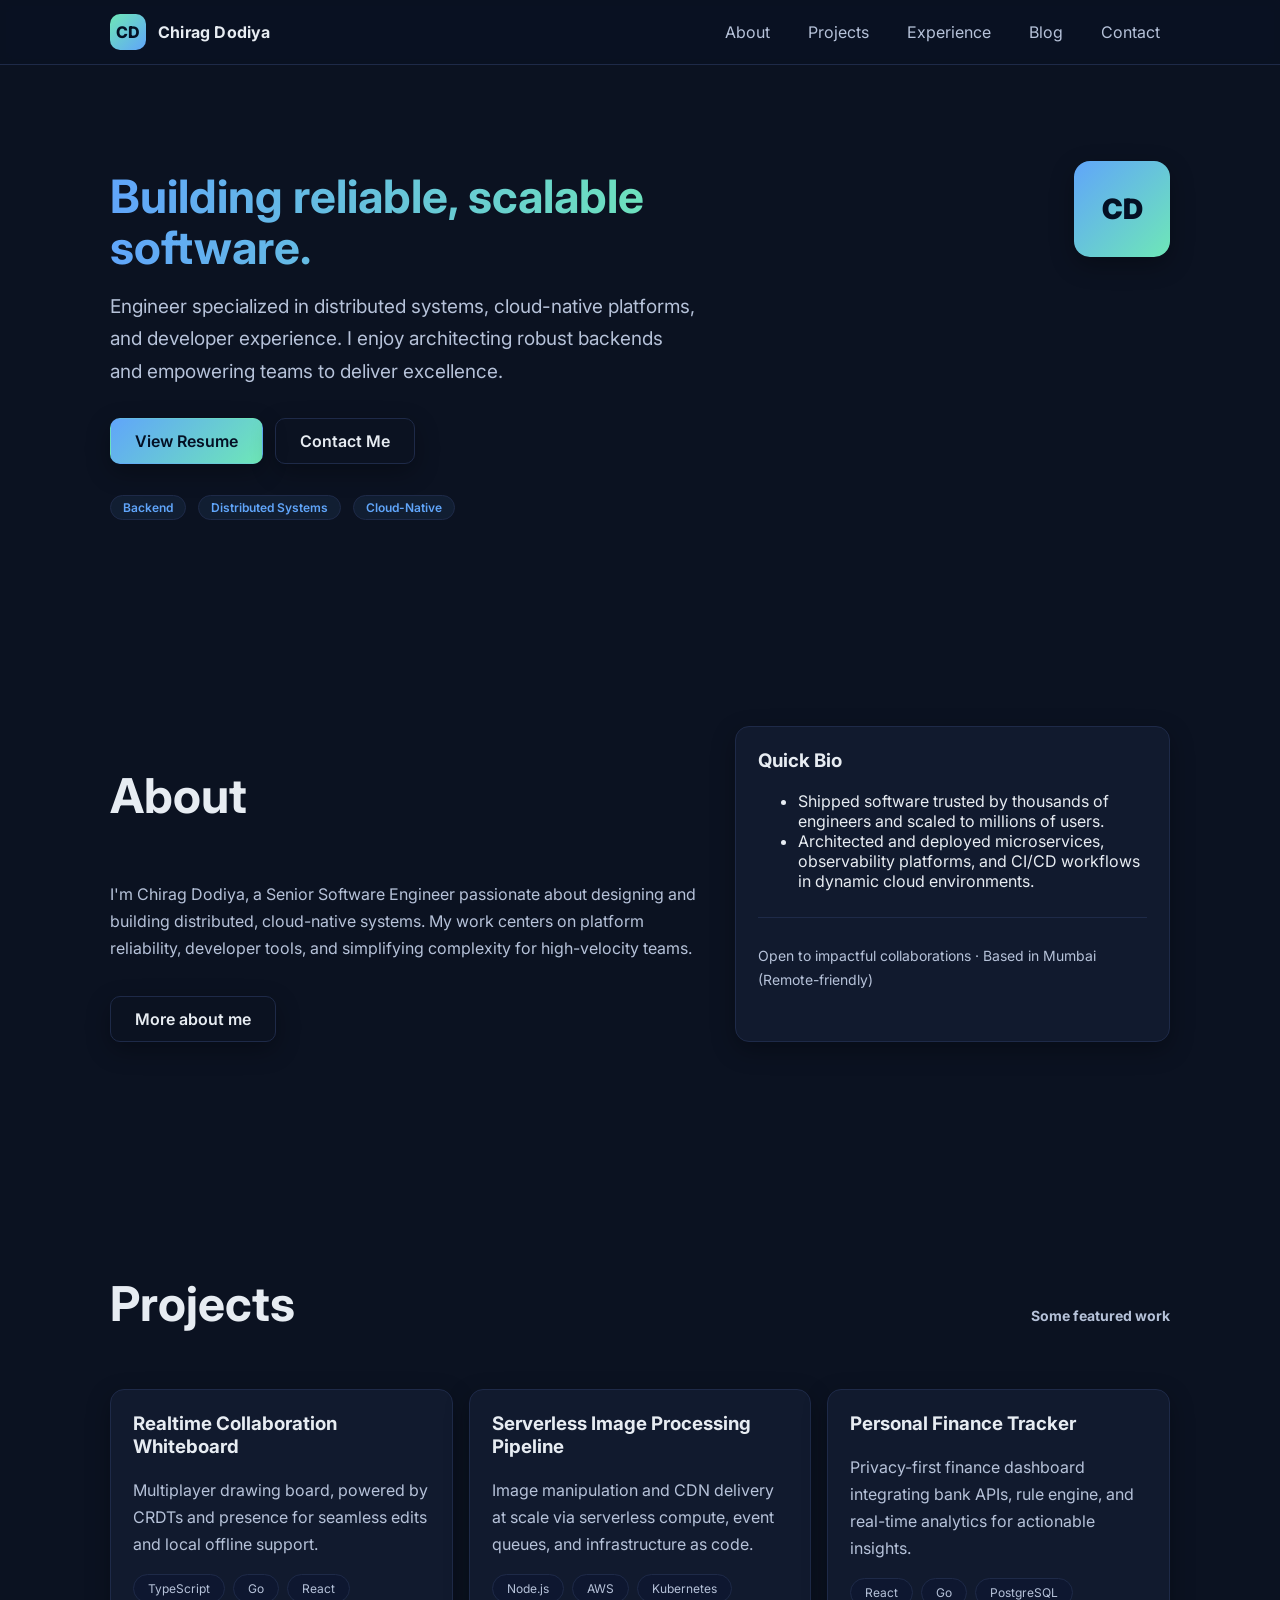
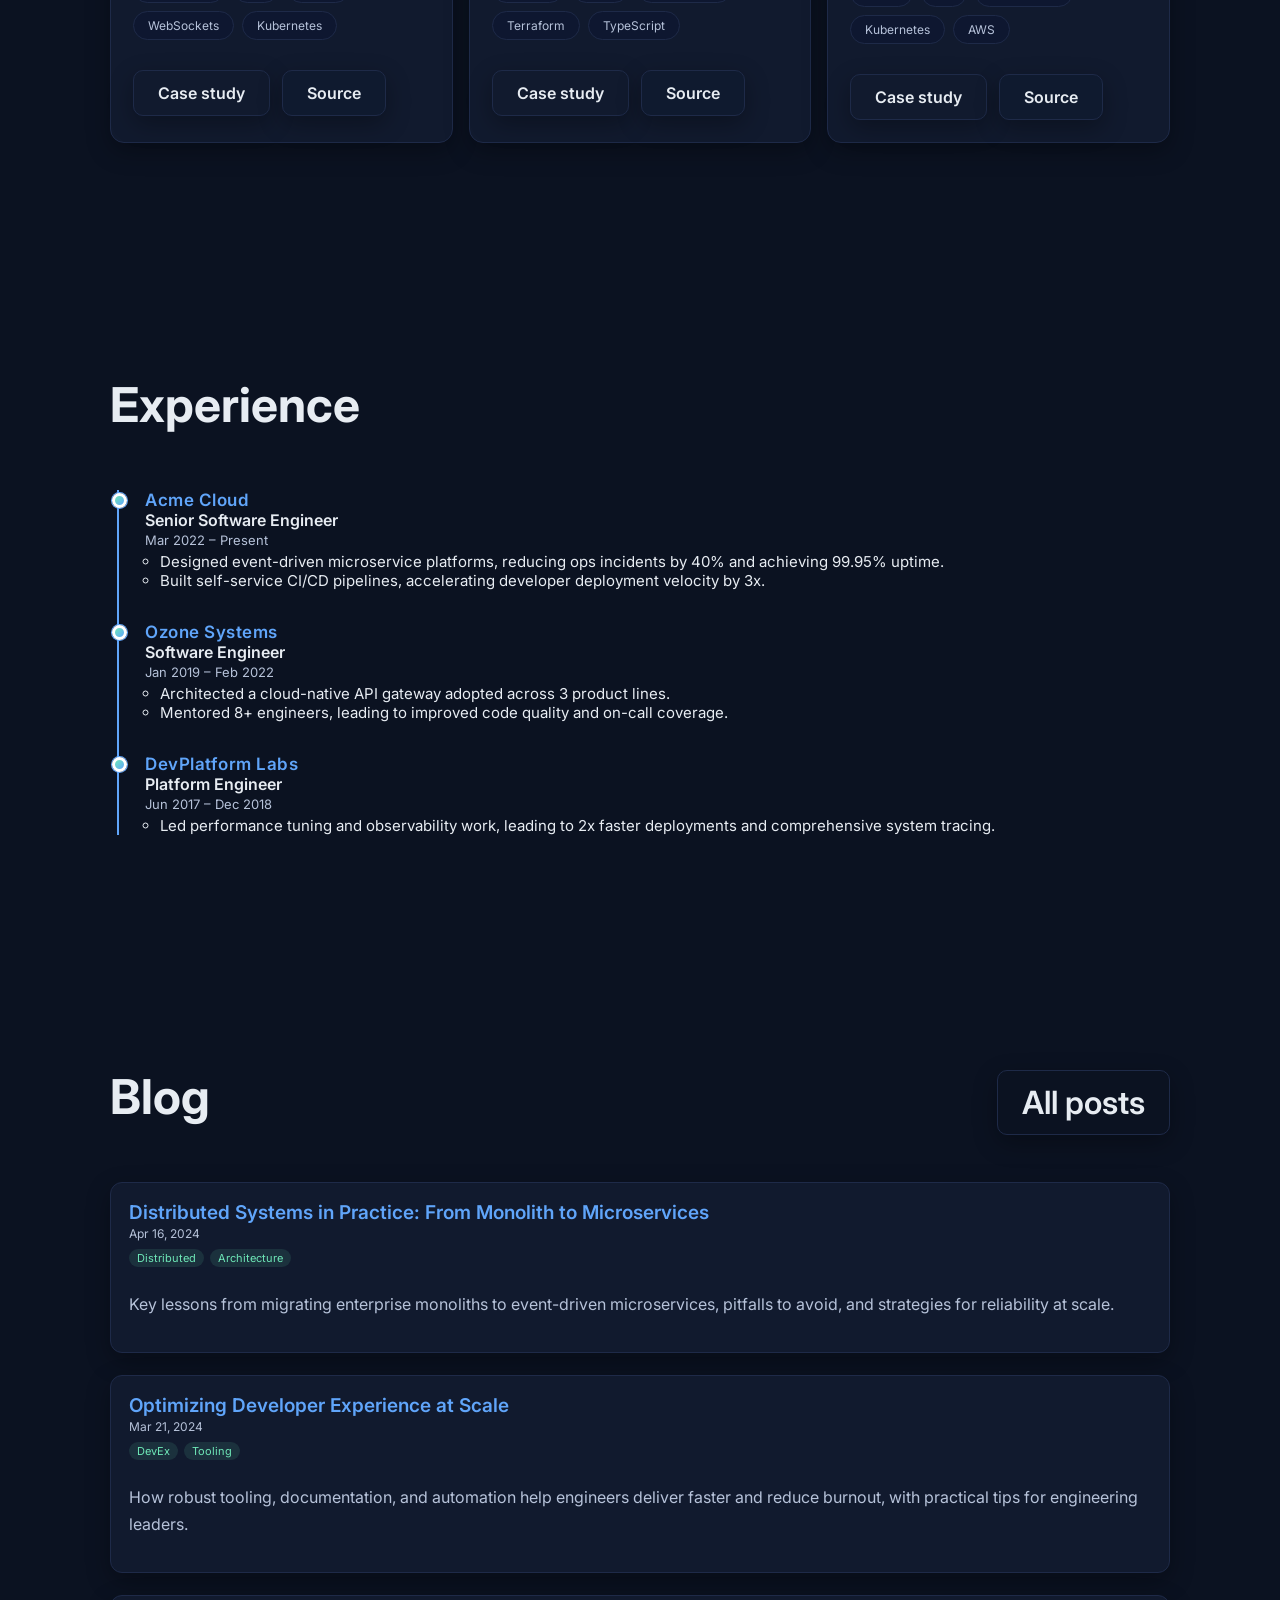
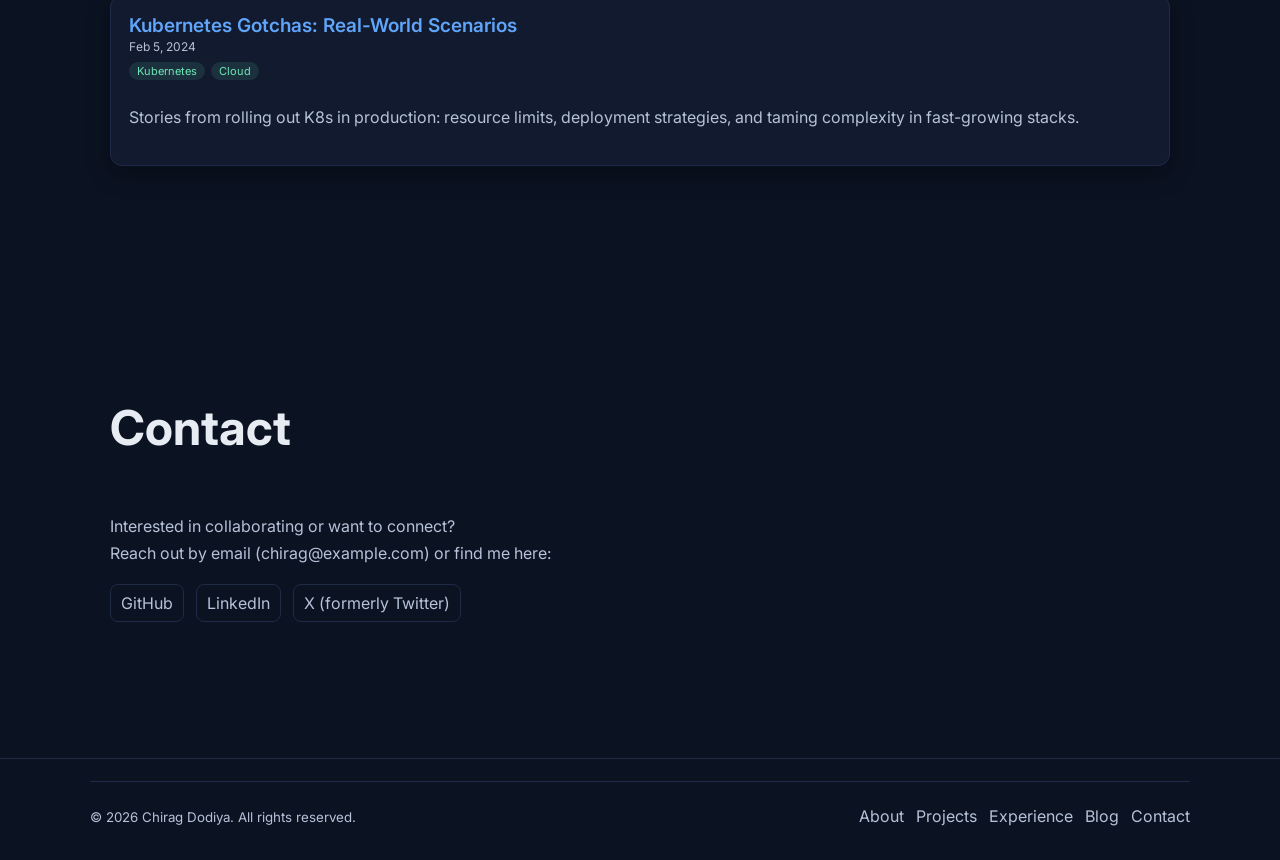
<file: index.html>
<!doctype html>
<html lang="en">
<head>
<meta charset="utf-8">
<meta name="viewport" content="width=device-width, initial-scale=1">
<title>Chirag Dodiya — Senior Software Engineer</title>
<meta name="description" content="Chirag Dodiya is a Senior Software Engineer focused on distributed systems, cloud-native platforms, and developer experience. Explore projects, experience, and contact.">
<meta name="theme-color" content="#0b1221">
<link rel="preconnect" href="https://fonts.googleapis.com">
<link rel="preconnect" href="https://fonts.gstatic.com" crossorigin>
<link href="https://fonts.googleapis.com/css2?family=Inter:wght@400;600;700&display=swap" rel="stylesheet">
<link rel="icon" href="favicon.ico">
<meta property="og:title" content="Chirag Dodiya — Senior Software Engineer">
<meta property="og:description" content="Chirag Dodiya is a Senior Software Engineer focused on distributed systems, cloud-native platforms, and developer experience.">
<meta property="og:type" content="website">
<meta property="og:url" content="https://yourdomain.com/">
<meta property="og:image" content="https://yourdomain.com/og-image.jpg">
<meta name="twitter:card" content="summary_large_image">
<meta name="twitter:title" content="Chirag Dodiya — Senior Software Engineer">
<meta name="twitter:description" content="Chirag Dodiya is a Senior Software Engineer focused on distributed systems, cloud-native platforms, and developer experience.">
<link href="css/styles.css" rel="stylesheet">
<style>
:root { --bg:#0b1221; --text:#e7ecf2; --muted:#b6c2d9; --accent:#6ee7b7; --accent-2:#60a5fa; --card:#111a2e; --border:#1e2a48; --shadow:0 8px 24px rgba(0,0,0,.3)}
*{box-sizing:border-box}
html,body{margin:0;padding:0;scroll-behavior:smooth;background:var(--bg);color:var(--text);font-family:Inter,system-ui,-apple-system,Segoe UI,Roboto,Helvetica,Arial,"Apple Color Emoji","Segoe UI Emoji"}
a{color:inherit;text-decoration:none}
.container{max-width:1100px;margin:0 auto;padding:0 20px}
header{position:sticky;top:0;backdrop-filter:saturate(150%) blur(6px);background:rgba(11,18,33,.8);border-bottom:1px solid var(--border);z-index:50}
.site-nav{display:flex;align-items:center;justify-content:space-between;height:64px}
.brand{display:flex;align-items:center;gap:12px;font-weight:700;letter-spacing:.2px}
.brand-badge{width:36px;height:36px;border-radius:10px;display:grid;place-items:center;background:linear-gradient(135deg,var(--accent),var(--accent-2));color:#041024;font-weight:800}
.site-nav nav ul{display:flex;gap:18px;list-style:none;padding:0;margin:0}
.site-nav nav a{padding:8px 10px;border-radius:8px;color:var(--muted);transition:background .15s,color .15s}
.site-nav nav a:focus-visible{outline:2px solid var(--accent-2);outline-offset:2px}
.site-nav nav a:hover,.site-nav nav a:active{color:var(--text);background:#111e37}
.hero{padding:96px 0 64px}
.hero h1{font-size:46px;line-height:1.1;margin:10px 0 16px;font-family:inherit;font-weight:700;background:linear-gradient(90deg,var(--accent-2),var(--accent));-webkit-background-clip:text;-webkit-text-fill-color:transparent;background-clip:text;text-fill-color:transparent}
.hero .lead{color:var(--muted);font-size:19px}
.section{padding:56px 0}
p{color:var(--muted);line-height:1.7}
.btns{display:flex;gap:12px;margin-top:30px;flex-wrap:wrap}
.btn{display:inline-flex;align-items:center;gap:10px;padding:12px 24px;border-radius:10px;border:1px solid var(--border);background:#0f1a2f;color:var(--text);box-shadow:var(--shadow);font-weight:600;transition:background .15s,color .15s}
.btn.primary{background:linear-gradient(135deg,var(--accent-2),var(--accent));color:#041024;border-color:transparent}
.btn.ghost{background:transparent}
.btn.primary:focus-visible,.btn.ghost:focus-visible,.btn:focus-visible{outline:2px solid var(--accent-2);outline-offset:2px}
.site-badge{display:inline-block;border-radius:999px;background:rgba(96,165,250,.08);color:var(--accent-2);padding:4px 12px;font-size:12px;margin-right:8px;margin-top:12px;margin-bottom:6px;border:1px solid var(--border);font-weight:600}
.grid{display:grid;gap:16px}
.site-card-grid{grid-template-columns:repeat(auto-fit,minmax(270px,1fr))}
.card{background:var(--card);border:1px solid var(--border);border-radius:14px;padding:22px;box-shadow:var(--shadow)}
.badges{display:flex;flex-wrap:wrap;gap:8px;margin-top:10px}
.badge{font-size:12px;padding:6px 14px;border-radius:999px;border:1px solid var(--border);color:var(--muted);background:#0e1730}
.section-title{display:flex;align-items:baseline;justify-content:space-between;margin-bottom:16px}
.kicker{color:var(--accent);font-weight:700;letter-spacing:.2px;text-transform:uppercase;font-size:12px}
.two-col{display:grid;grid-template-columns:1.15fr .85fr;gap:36px}
@media (max-width:860px){.two-col{grid-template-columns:1fr}header{position:sticky}.hero{padding-top:72px}.site-nav nav ul{display:none}}
.avatar{width:96px;height:96px;border-radius:16px;background:linear-gradient(135deg,var(--accent-2),var(--accent));display:grid;place-items:center;color:#041024;font-weight:900;font-size:28px;box-shadow:var(--shadow)}
.footer{border-top:1px solid var(--border);padding:24px 0;color:var(--muted)}
label{font-size:14px;color:var(--muted)}
input,textarea{width:100%;padding:12px 14px;border-radius:10px;border:1px solid var(--border);background:#0f1a2f;color:var(--text)}
form .row{display:grid;grid-template-columns:1fr 1fr;gap:12px}
@media (max-width:640px){form .row{grid-template-columns:1fr}}
.small{font-size:14px;color:var(--muted)}
hr.sep{border:none;border-top:1px solid var(--border);margin:26px 0}
.socials{display:flex;gap:12px;margin-top:8px}
.socials a{padding:8px 10px;border:1px solid var(--border);border-radius:8px;color:var(--muted)}
.site-timeline{border-left:2.5px solid var(--accent-2);padding-left:26px;margin-left:7px;margin-top:4px}
.site-timeline-entry{margin-bottom:32px;position:relative}
.site-timeline-entry:last-child{margin-bottom:0}
.site-timeline-dot{position:absolute;width:15px;height:15px;left:-33px;top:2.5px;background:linear-gradient(135deg,var(--accent),var(--accent-2));border-radius:50%;border:3px solid #fff;box-shadow:0 0 0 1px var(--accent-2)}
.site-timeline-company{font-size:17px;font-weight:600;color:var(--accent-2);letter-spacing:.03em}
.site-timeline-role{font-weight:600;margin-bottom:2px}
.site-timeline-dates{font-size:13px;color:var(--muted);margin-bottom:4px}
.site-timeline-bullets{margin:0 0 0 15px;padding:0;list-style:circle;font-size:15px}
.section#blog .post-list{display:grid;gap:22px}
.post-list-article{background:var(--card);border:1px solid var(--border);border-radius:12px;padding:18px;box-shadow:var(--shadow)}
.post-title{font-size:19px;font-weight:600;margin-bottom:2px;color:var(--accent-2)}
.post-date{font-size:12px;color:var(--muted)}
.post-tags{display:inline-flex;gap:6px;margin:8px 0}
.post-tag{background:rgba(110,231,183,.11);color:var(--accent);font-size:11px;padding:2px 8px;border-radius:9px}
footer.site-footer{border-top:1px solid var(--border);margin-top:32px;padding:22px 0 10px}
@media (max-width:700px){.two-col{grid-template-columns:1fr}}
</style>
</head>
<body>
<header>
  <div class="container site-nav">
    <div class="brand">
      <div class="brand-badge" aria-hidden="true">CD</div>
      <span>Chirag Dodiya</span>
    </div>
    <nav aria-label="Site navigation">
      <ul>
        <li><a href="#about">About</a></li>
        <li><a href="#projects">Projects</a></li>
        <li><a href="#experience">Experience</a></li>
        <li><a href="#blog">Blog</a></li>
        <li><a href="#contact">Contact</a></li>
      </ul>
    </nav>
  </div>
</header>
<main>
  <section class="hero site-hero" aria-label="Main introduction">
    <div class="container two-col">
      <div>
        <h1>Building reliable, scalable software.</h1>
        <p class="lead">Engineer specialized in distributed systems, cloud-native platforms, and developer experience. I enjoy architecting robust backends and empowering teams to deliver excellence.</p>
        <div class="btns">
          <a class="btn primary" href="#" aria-label="View Resume">View Resume</a>
          <a class="btn ghost" href="mailto:chirag@example.com" aria-label="Contact Me">Contact Me</a>
        </div>
        <div style="margin-top:19px">
          <span class="site-badge">Backend</span>
          <span class="site-badge">Distributed Systems</span>
          <span class="site-badge">Cloud-Native</span>
        </div>
      </div>
      <div style="display:flex;justify-content:flex-end;align-items:flex-start;">
        <div class="avatar" aria-hidden="true">CD</div>
      </div>
    </div>
  </section>

  <section id="about" class="section" aria-label="About Chirag Dodiya">
    <div class="container two-col">
      <div>
        <div class="section-title">
          <h2>About</h2>
        </div>
        <p>I'm Chirag Dodiya, a Senior Software Engineer passionate about designing and building distributed, cloud-native systems. My work centers on platform reliability, developer tools, and simplifying complexity for high-velocity teams.</p>
        <a class="btn ghost" href="about.html" aria-label="More about me" style="margin-top:18px;">More about me</a>
      </div>
      <div class="card">
        <h3 style="margin-top:0">Quick Bio</h3>
        <ul>
          <li>Shipped software trusted by thousands of engineers and scaled to millions of users.</li>
          <li>Architected and deployed microservices, observability platforms, and CI/CD workflows in dynamic cloud environments.</li>
        </ul>
        <hr class="sep">
        <p class="small">Open to impactful collaborations · Based in Mumbai (Remote-friendly)</p>
      </div>
    </div>
  </section>

  <section id="projects" class="section" aria-label="Projects">
    <div class="container">
      <div class="section-title">
        <h2>Projects</h2>
        <span class="small">Some featured work</span>
      </div>
      <div class="grid site-card-grid">
        <article class="card">
          <h3 style="margin-top:0">Realtime Collaboration Whiteboard</h3>
          <p>Multiplayer drawing board, powered by CRDTs and presence for seamless edits and local offline support.</p>
          <div class="badges">
            <span class="badge">TypeScript</span>
            <span class="badge">Go</span>
            <span class="badge">React</span>
            <span class="badge">WebSockets</span>
            <span class="badge">Kubernetes</span>
          </div>
          <div class="btns">
            <a class="btn ghost" href="portfolio-overview.html" aria-label="Case study">Case study</a>
            <a class="btn" href="https://github.com/your-username/realtime-whiteboard" target="_blank" rel="noopener" aria-label="Source code">Source</a>
          </div>
        </article>
        <article class="card">
          <h3 style="margin-top:0">Serverless Image Processing Pipeline</h3>
          <p>Image manipulation and CDN delivery at scale via serverless compute, event queues, and infrastructure as code.</p>
          <div class="badges">
            <span class="badge">Node.js</span>
            <span class="badge">AWS</span>
            <span class="badge">Kubernetes</span>
            <span class="badge">Terraform</span>
            <span class="badge">TypeScript</span>
          </div>
          <div class="btns">
            <a class="btn ghost" href="portfolio-overview.html" aria-label="Case study">Case study</a>
            <a class="btn" href="https://github.com/your-username/serverless-image-pipeline" target="_blank" rel="noopener" aria-label="Source code">Source</a>
          </div>
        </article>
        <article class="card">
          <h3 style="margin-top:0">Personal Finance Tracker</h3>
          <p>Privacy-first finance dashboard integrating bank APIs, rule engine, and real-time analytics for actionable insights.</p>
          <div class="badges">
            <span class="badge">React</span>
            <span class="badge">Go</span>
            <span class="badge">PostgreSQL</span>
            <span class="badge">Kubernetes</span>
            <span class="badge">AWS</span>
          </div>
          <div class="btns">
            <a class="btn ghost" href="portfolio-overview.html" aria-label="Case study">Case study</a>
            <a class="btn" href="https://github.com/your-username/finance-tracker" target="_blank" rel="noopener" aria-label="Source code">Source</a>
          </div>
        </article>
      </div>
    </div>
  </section>

  <section id="experience" class="section" aria-label="Work Experience">
    <div class="container">
      <div class="section-title">
        <h2>Experience</h2>
      </div>
      <div class="site-timeline" aria-label="Timeline of experience">
        <div class="site-timeline-entry">
          <div class="site-timeline-dot" aria-hidden="true"></div>
          <div class="site-timeline-company">Acme Cloud</div>
          <div class="site-timeline-role">Senior Software Engineer</div>
          <div class="site-timeline-dates">Mar 2022 – Present</div>
          <ul class="site-timeline-bullets">
            <li>Designed event-driven microservice platforms, reducing ops incidents by 40% and achieving 99.95% uptime.</li>
            <li>Built self-service CI/CD pipelines, accelerating developer deployment velocity by 3x.</li>
          </ul>
        </div>
        <div class="site-timeline-entry">
          <div class="site-timeline-dot" aria-hidden="true"></div>
          <div class="site-timeline-company">Ozone Systems</div>
          <div class="site-timeline-role">Software Engineer</div>
          <div class="site-timeline-dates">Jan 2019 – Feb 2022</div>
          <ul class="site-timeline-bullets">
            <li>Architected a cloud-native API gateway adopted across 3 product lines.</li>
            <li>Mentored 8+ engineers, leading to improved code quality and on-call coverage.</li>
          </ul>
        </div>
        <div class="site-timeline-entry">
          <div class="site-timeline-dot" aria-hidden="true"></div>
          <div class="site-timeline-company">DevPlatform Labs</div>
          <div class="site-timeline-role">Platform Engineer</div>
          <div class="site-timeline-dates">Jun 2017 – Dec 2018</div>
          <ul class="site-timeline-bullets">
            <li>Led performance tuning and observability work, leading to 2x faster deployments and comprehensive system tracing.</li>
          </ul>
        </div>
      </div>
    </div>
  </section>

  <section id="blog" class="section" aria-label="Blog">
    <div class="container">
      <div class="section-title">
        <h2>Blog</h2>
        <a class="btn ghost" href="blog-home.html" aria-label="View all posts">All posts</a>
      </div>
      <div class="post-list">
        <article class="post-list-article">
          <a href="blog-home.html">
            <div class="post-title">Distributed Systems in Practice: From Monolith to Microservices</div>
            <div class="post-date">Apr 16, 2024</div>
            <div class="post-tags">
              <span class="post-tag">Distributed</span>
              <span class="post-tag">Architecture</span>
            </div>
            <p>Key lessons from migrating enterprise monoliths to event-driven microservices, pitfalls to avoid, and strategies for reliability at scale.</p>
          </a>
        </article>
        <article class="post-list-article">
          <a href="blog-home.html">
            <div class="post-title">Optimizing Developer Experience at Scale</div>
            <div class="post-date">Mar 21, 2024</div>
            <div class="post-tags">
              <span class="post-tag">DevEx</span>
              <span class="post-tag">Tooling</span>
            </div>
            <p>How robust tooling, documentation, and automation help engineers deliver faster and reduce burnout, with practical tips for engineering leaders.</p>
          </a>
        </article>
        <article class="post-list-article">
          <a href="blog-home.html">
            <div class="post-title">Kubernetes Gotchas: Real-World Scenarios</div>
            <div class="post-date">Feb 5, 2024</div>
            <div class="post-tags">
              <span class="post-tag">Kubernetes</span>
              <span class="post-tag">Cloud</span>
            </div>
            <p>Stories from rolling out K8s in production: resource limits, deployment strategies, and taming complexity in fast-growing stacks.</p>
          </a>
        </article>
      </div>
    </div>
  </section>

  <section id="contact" class="section" aria-label="Contact">
    <div class="container">
      <div class="section-title">
        <h2>Contact</h2>
      </div>
      <p>Interested in collaborating or want to connect? <br>
        Reach out by email (<a href="mailto:chirag@example.com">chirag@example.com</a>) or find me here:
      </p>
      <div class="socials" style="margin-top:16px;">
        <a href="https://github.com/your-username" target="_blank" rel="noopener" aria-label="GitHub">GitHub</a>
        <a href="https://www.linkedin.com/in/your-username" target="_blank" rel="noopener" aria-label="LinkedIn">LinkedIn</a>
        <a href="https://x.com/your-username" target="_blank" rel="noopener" aria-label="X (formerly Twitter)">X (formerly Twitter)</a>
      </div>
    </div>
  </section>
</main>
<footer class="site-footer" aria-label="Site footer">
  <div class="container footer">
    <div style="display:flex;flex-wrap:wrap;gap:22px;justify-content:space-between;align-items:center">
      <div>
        <small>&copy; <span id="year"></span> Chirag Dodiya. All rights reserved.</small>
      </div>
      <div style="display:flex;gap:12px;flex-wrap:wrap">
        <a href="#about">About</a>
        <a href="#projects">Projects</a>
        <a href="#experience">Experience</a>
        <a href="#blog">Blog</a>
        <a href="#contact">Contact</a>
      </div>
    </div>
  </div>
  <script>
    document.getElementById('year').textContent = new Date().getFullYear();
  </script>
</footer>
</body>
</html>
</file>
<file: css/styles.css>
/******************************************
 * Custom Theme & Bootstrap override zone
 *****************************************/

/* === About Page Styles (scoped) === */
.about-hero {
  padding: 4rem 1.5rem 5rem;
  position: relative;
  background: linear-gradient(180deg, rgba(99,102,241,0.065) 0%, rgba(34,211,238,0.09) 100%);
  border-bottom: 1px solid var(--border);
  text-align: center;
  display: flex;
  flex-direction: column;
  align-items: center;
  justify-content: center;
}
@media (min-width: 768px) {
  .about-hero {
    text-align: left;
    align-items: flex-start;
    padding: 6rem 2rem 6rem;
  }
}
.about-hero h1 {
  font-size: 2.25rem;
  font-weight: 900;
  line-height: 1.05;
  margin-bottom: 1rem;
  letter-spacing: -0.02em;
}
@media (min-width: 768px) {
  .about-hero h1 {
    font-size: 3rem;
  }
}
.about-eyebrow {
  display: block;
  font-size: 0.75rem;
  text-transform: uppercase;
  color: var(--accent);
  letter-spacing: 0.15em;
  font-weight: 700;
  margin-bottom: 0.75rem;
  opacity: 0.85;
}

.about-grid {
  display: grid;
  grid-template-columns: 1fr;
  gap: 1.5rem;
  margin-top: 2rem;
  margin-bottom: 2rem;
}
@media (min-width: 768px) {
  .about-grid {
    grid-template-columns: 1fr 1fr;
    gap: 2.5rem;
  }
}
.about-card {
  background: var(--surface);
  border-radius: 0.75rem;
  box-shadow: 0 1px 9px 0 rgba(34,34,55,.07);
  border: 1px solid var(--border);
  padding: 2rem 1.25rem;
  transition: box-shadow 0.18s cubic-bezier(.4,0,.2,1), border-color 0.16s;
}
.about-card:focus-within,
.about-card:hover {
  box-shadow: 0 0 0 3px var(--ring);
  border-color: var(--primary);
  outline: none;
}
.about-chips {
  display: flex;
  flex-wrap: wrap;
  gap: 0.5rem;
  margin: 1rem 0 0 0;
}
.about-chips .chip,
.chip {
  display: inline-flex;
  align-items: center;
  padding: 0.45em 1.25em;
  background: rgba(99,102,241,0.08);
  color: var(--text);
  font-size: .95rem;
  border-radius: 999px;
  min-height: 2.75rem;
  min-width: 44px;
  cursor: default;
  font-weight: 600;
  border: 1px solid transparent;
  transition: box-shadow 0.14s, border-color 0.14s;
  outline: none;
}
.chip:focus-visible,
.chip:hover {
  background: var(--primary);
  color: var(--bg);
  border-color: var(--accent);
  outline: 2px solid var(--ring);
}
/* Timeline styles */
.timeline {
  position: relative;
  padding-left: 2.25rem;
  margin: 2.5rem 0;
  border-left: 2px solid var(--primary);
}
.timeline-item {
  position: relative;
  margin-bottom: 2.25rem;
  padding-left: 0.25rem;
}
.timeline-dot {
  position: absolute;
  left: -12px;
  top: 0.13em;
  width: 20px;
  height: 20px;
  background: var(--bg);
  border-radius: 50%;
  border: 3px solid var(--accent);
  box-shadow: 0 0 0 2px var(--primary), 0 2px 6px rgba(34,211,238,0.10);
  z-index: 1;
}
.timeline-line {
  position: absolute;
  left: -2px;
  top: 1.7em;
  width: 2px;
  height: calc(100% - 2.1em);
  background: var(--primary);
  z-index: 0;
}
@media (max-width: 767.98px) {
  .timeline {
    border-left: none;
    padding-left: 0;
  }
  .timeline-dot,
  .timeline-line {
    left: 0;
  }
}
.section {
  margin: 3rem 0;
  padding: 0;
}
@media (min-width: 768px) {
  .section {
    margin: 5rem 0;
  }
}
.section-title {
  font-size: 2rem;
  font-weight: 700;
  margin-bottom: 0.75em;
}
.lede {
  font-size: 1.2rem;
  line-height: 1.7;
  color: var(--muted);
  margin-bottom: 1.5em;
  max-width: 44rem;
}
/* CTA area */
.about-cta {
  display: flex;
  flex-direction: column;
  align-items: center;
  justify-content: center;
  margin: 3rem 0 1.5rem;
  text-align: center;
  gap: 1.25rem;
}
@media (min-width: 768px) {
  .about-cta {
    flex-direction: row;
    text-align: left;
    justify-content: flex-start;
    gap: 1.75rem;
  }
}
/* === End About Page Styles === */
</file>
